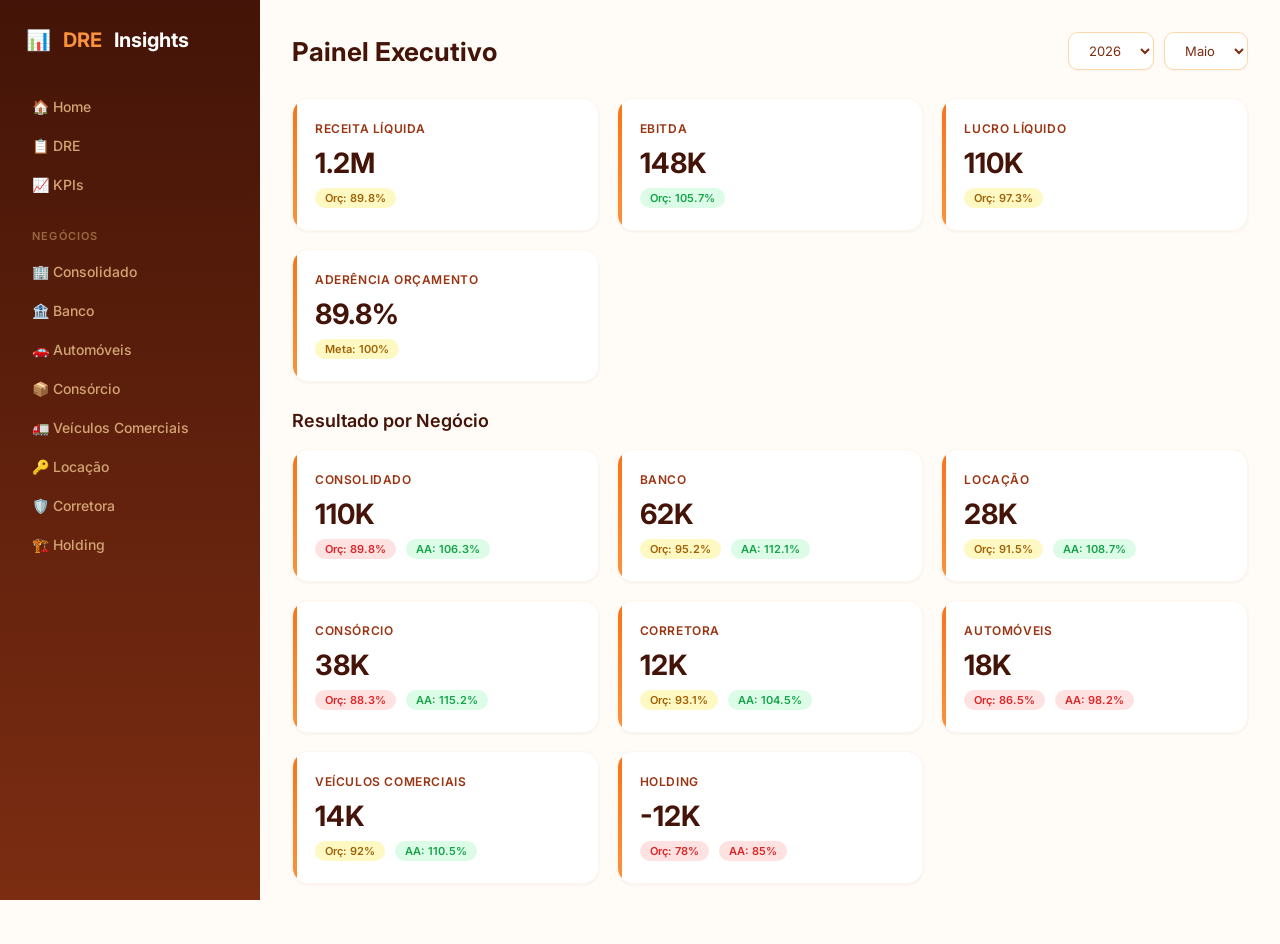
<file: index.html>
<!DOCTYPE html>
<html lang="pt-br">
<head><meta charset="UTF-8"><meta name="viewport" content="width=device-width,initial-scale=1.0"><title>DRE Insights</title>
<link rel="stylesheet" href="estilo.css"></head>
<body>
<div class="sidebar">
<div class="logo">📊 <span>DRE</span> Insights</div>
<a href="index.html">🏠 Home</a>
<a href="dre.html">📋 DRE</a>
<a href="kpi.html">📈 KPIs</a>
<div class="section-title">Negócios</div>
<a href="dre.html">🏢 Consolidado</a>
<a href="dre.html">🏦 Banco</a>
<a href="dre.html">🚗 Automóveis</a>
<a href="dre.html">📦 Consórcio</a>
<a href="dre.html">🚛 Veículos Comerciais</a>
<a href="dre.html">🔑 Locação</a>
<a href="dre.html">🛡️ Corretora</a>
<a href="dre.html">🏗️ Holding</a>
</div>
<div class="main">
<div class="topbar"><h1>Painel Executivo</h1>
<div class="filters"><select><option>2026</option><option>2025</option></select>
<select><option>Maio</option><option>Abril</option></select></div></div>
<div class="cards">
<div class="card"><div class="card-title">Receita Líquida</div><div class="card-value" id="sumRec">-</div><div class="card-meta"><span class="tag yellow">Orç: 89.8%</span></div></div>
<div class="card"><div class="card-title">EBITDA</div><div class="card-value" id="sumEbitda">-</div><div class="card-meta"><span class="tag green">Orç: 105.7%</span></div></div>
<div class="card"><div class="card-title">Lucro Líquido</div><div class="card-value" id="sumLucro">-</div><div class="card-meta"><span class="tag yellow">Orç: 97.3%</span></div></div>
<div class="card"><div class="card-title">Aderência Orçamento</div><div class="card-value" id="sumAder">-</div><div class="card-meta"><span class="tag yellow">Meta: 100%</span></div></div>
</div>
<h2 class="section-subtitle">Resultado por Negócio</h2>
<div class="cards" id="negociosCards"></div>
</div>
<script src="dados.js"></script><script src="app.js"></script>
<script>renderHome();</script>
</body></html>
</file>
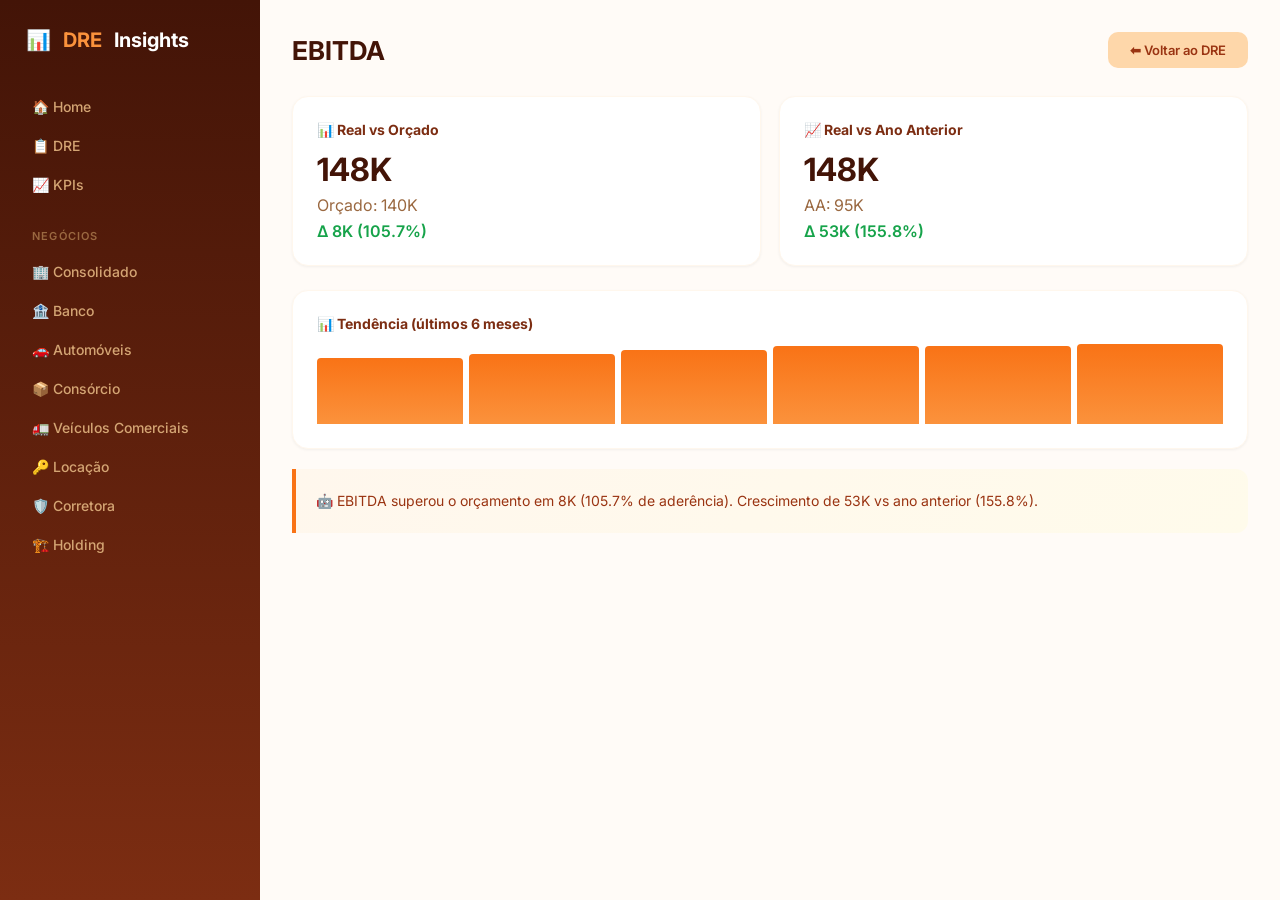
<file: detalhe.html>
<!DOCTYPE html>
<html lang="pt-br">
<head><meta charset="UTF-8"><meta name="viewport" content="width=device-width,initial-scale=1.0"><title>Detalhe</title>
<link rel="stylesheet" href="estilo.css"></head>
<body>
<div class="sidebar">
<div class="logo">📊 <span>DRE</span> Insights</div>
<a href="index.html">🏠 Home</a>
<a href="dre.html">📋 DRE</a>
<a href="kpi.html">📈 KPIs</a>
<div class="section-title">Negócios</div>
<a href="dre.html">🏢 Consolidado</a>
<a href="dre.html">🏦 Banco</a>
<a href="dre.html">🚗 Automóveis</a>
<a href="dre.html">📦 Consórcio</a>
<a href="dre.html">🚛 Veículos Comerciais</a>
<a href="dre.html">🔑 Locação</a>
<a href="dre.html">🛡️ Corretora</a>
<a href="dre.html">🏗️ Holding</a>
</div>
<div class="main">
<div class="topbar"><h1 id="detTitulo">Detalhe</h1>
<button class="btn btn-secondary" onclick="location.href='dre.html'">⬅ Voltar ao DRE</button></div>
<div class="detail-grid" id="detGrid"></div>
<div class="detail-card" style="margin-bottom:18px">
<h4>📊 Tendência (últimos 6 meses)</h4>
<div class="mini-bar" id="miniBars"></div></div>
<div class="insight-box" id="insightText">Carregando insight...</div>
</div>
<script src="dados.js"></script><script src="app.js"></script>
<script>renderDetalhe();</script>
</body></html>
</file>
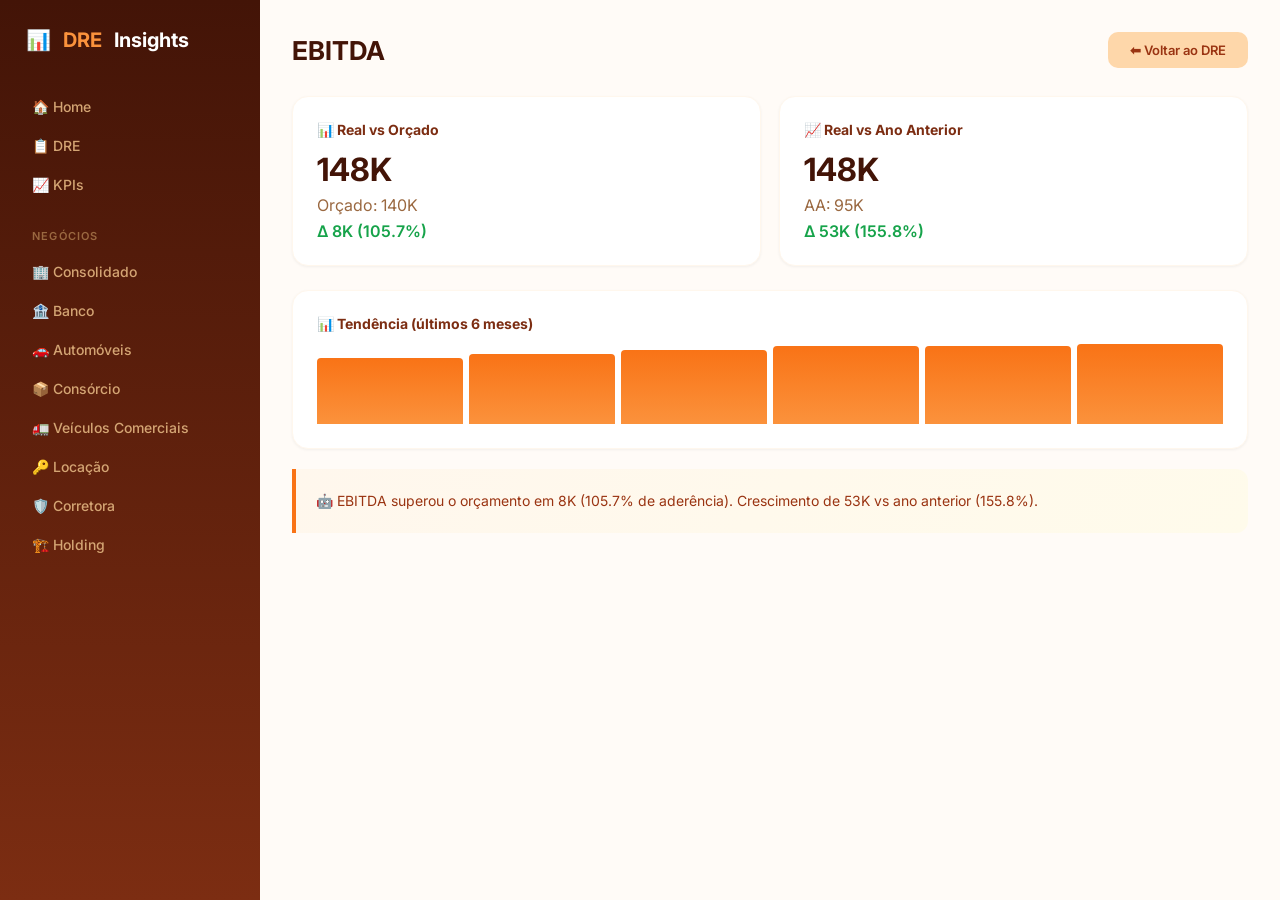
<file: detalhes.html>
<!DOCTYPE html>
<html lang="pt-br">
<head><meta charset="UTF-8"><title>Detalhe</title>
<link rel="stylesheet" href="estilo.css"></head>
<body>

<div class="sidebar">
    <div class="logo">📊 <span>DRE</span> Insights</div>
    <a href="index.html">🏠 Home</a>
    <a href="dre.html">📋 DRE</a>
    <a href="kpi.html">📈 KPIs</a>
    <div class="section-title">Negócios</div>
    <a href="dre.html">🏢 Consolidado</a>
    <a href="dre.html">🏦 Banco</a>
    <a href="dre.html">🚗 Automóveis</a>
    <a href="dre.html">📦 Consórcio</a>
    <a href="dre.html">🚛 Veículos Comerciais</a>
    <a href="dre.html">🔑 Locação</a>
    <a href="dre.html">🛡️ Corretora</a>
    <a href="dre.html">🏗️ Holding</a>
</div>

<div class="main">
    <div class="topbar">
        <h1 id="detTitulo">Detalhe</h1>
        <button class="btn btn-secondary" onclick="location.href='dre.html'">⬅ Voltar ao DRE</button>
    </div>

    <div class="detail-grid" id="detGrid"></div>

    <div class="detail-card" style="margin-bottom:16px">
        <h4>📊 Tendência (últimos 6 meses)</h4>
        <div class="mini-bar" id="miniBars"></div>
    </div>

    <div class="insight-box" id="insightText">Carregando insight...</div>
</div>

<script src="dados.js"></script>
<script src="app.js"></script>
<script>renderDetalhe();</script>
</body></html>
</file>
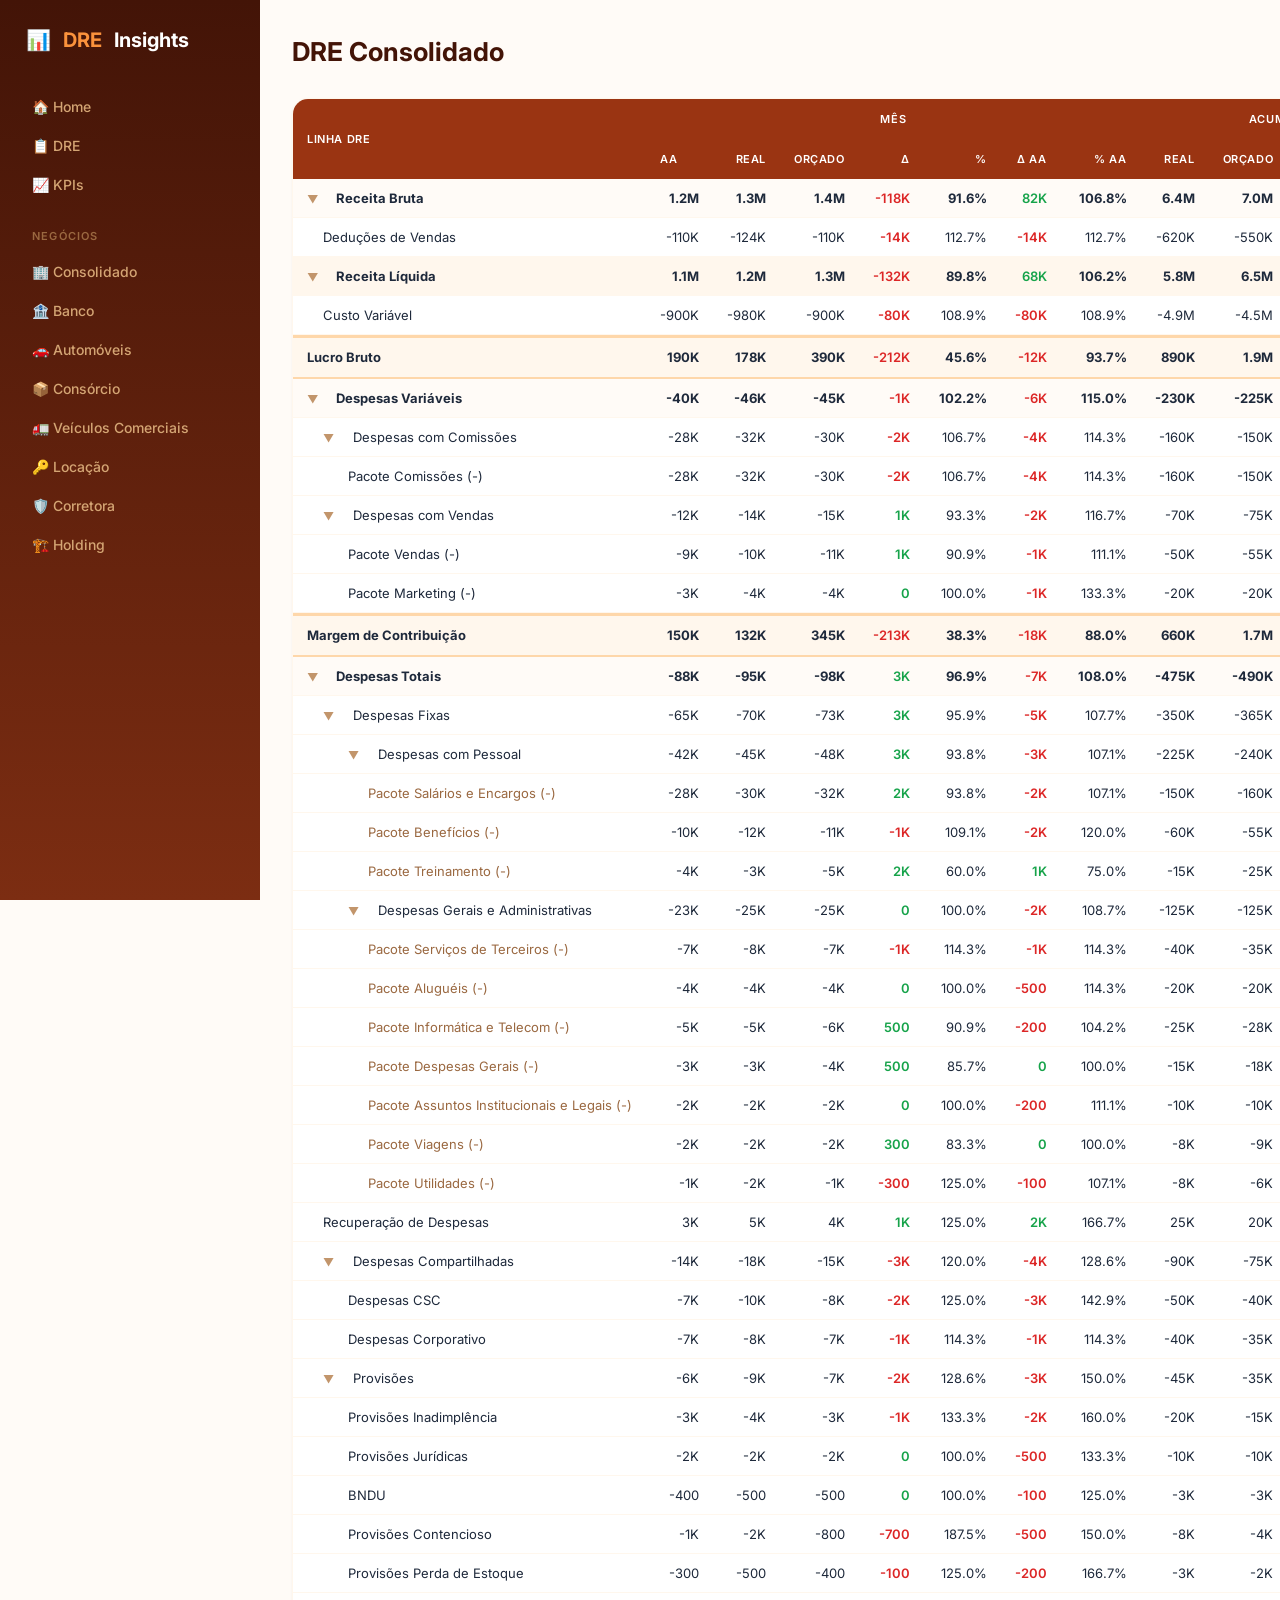
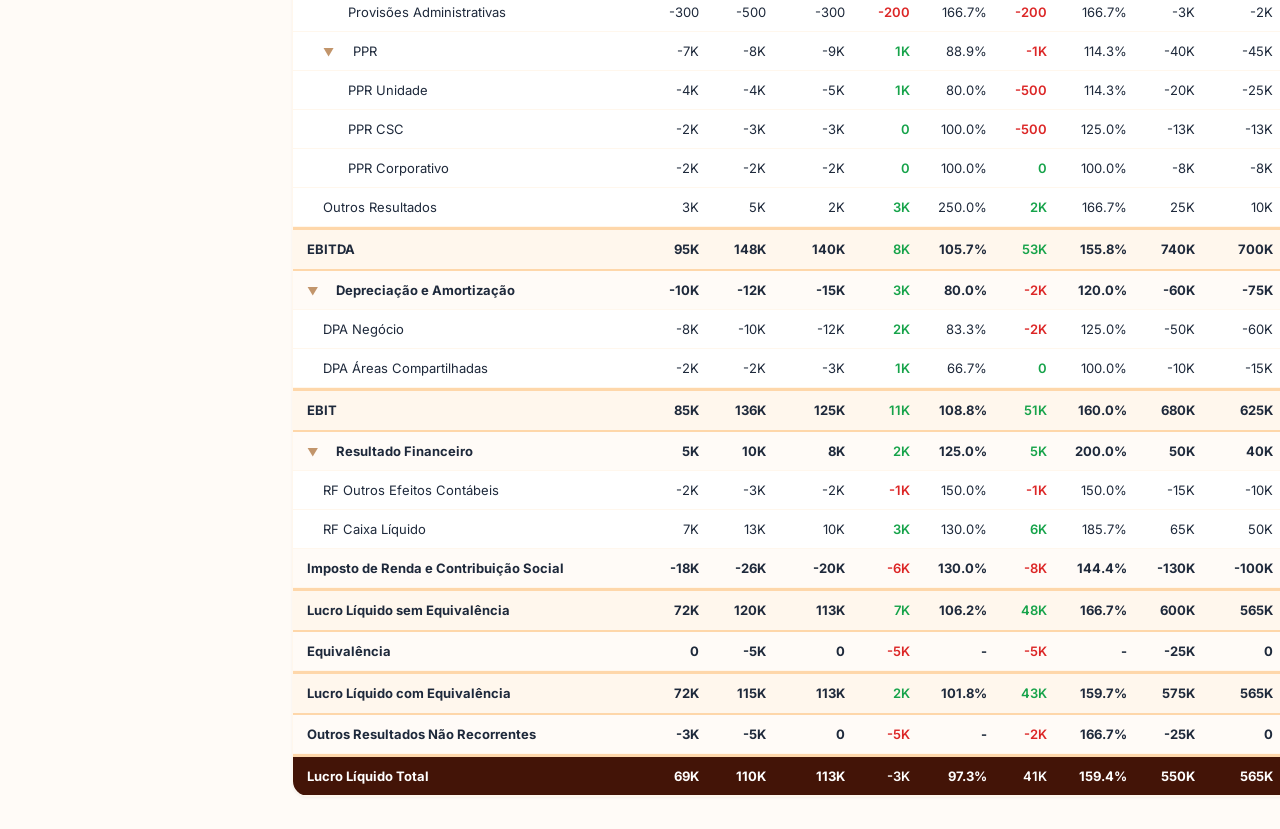
<file: dre.html>
<!DOCTYPE html>
<html lang="pt-br">
<head><meta charset="UTF-8"><meta name="viewport" content="width=device-width,initial-scale=1.0"><title>DRE</title>
<link rel="stylesheet" href="estilo.css"></head>
<body>
<div class="sidebar">
<div class="logo">📊 <span>DRE</span> Insights</div>
<a href="index.html">🏠 Home</a>
<a href="dre.html">📋 DRE</a>
<a href="kpi.html">📈 KPIs</a>
<div class="section-title">Negócios</div>
<a href="dre.html">🏢 Consolidado</a>
<a href="dre.html">🏦 Banco</a>
<a href="dre.html">🚗 Automóveis</a>
<a href="dre.html">📦 Consórcio</a>
<a href="dre.html">🚛 Veículos Comerciais</a>
<a href="dre.html">🔑 Locação</a>
<a href="dre.html">🛡️ Corretora</a>
<a href="dre.html">🏗️ Holding</a>
</div>
<div class="main">
<div class="topbar"><h1>DRE Consolidado</h1>
<div class="filters"><select id="mesFiltro" onchange="renderDRE()">
<option value="5">Maio</option><option value="4">Abril</option></select></div></div>
<div class="table-container"><table>
<thead><tr><th rowspan="2">Linha DRE</th>
<th colspan="7" style="text-align:center">MÊS</th>
<th colspan="4" style="text-align:center">ACUMULADO</th></tr>
<tr><th>AA</th><th>Real</th><th>Orçado</th><th>Δ</th><th>%</th><th>Δ AA</th><th>% AA</th>
<th>Real</th><th>Orçado</th><th>Δ</th><th>%</th></tr></thead>
<tbody id="dreBody"></tbody></table></div>
</div>
<script src="dados.js"></script><script src="app.js"></script>
<script>renderDRE();</script>
</body></html>
</file>
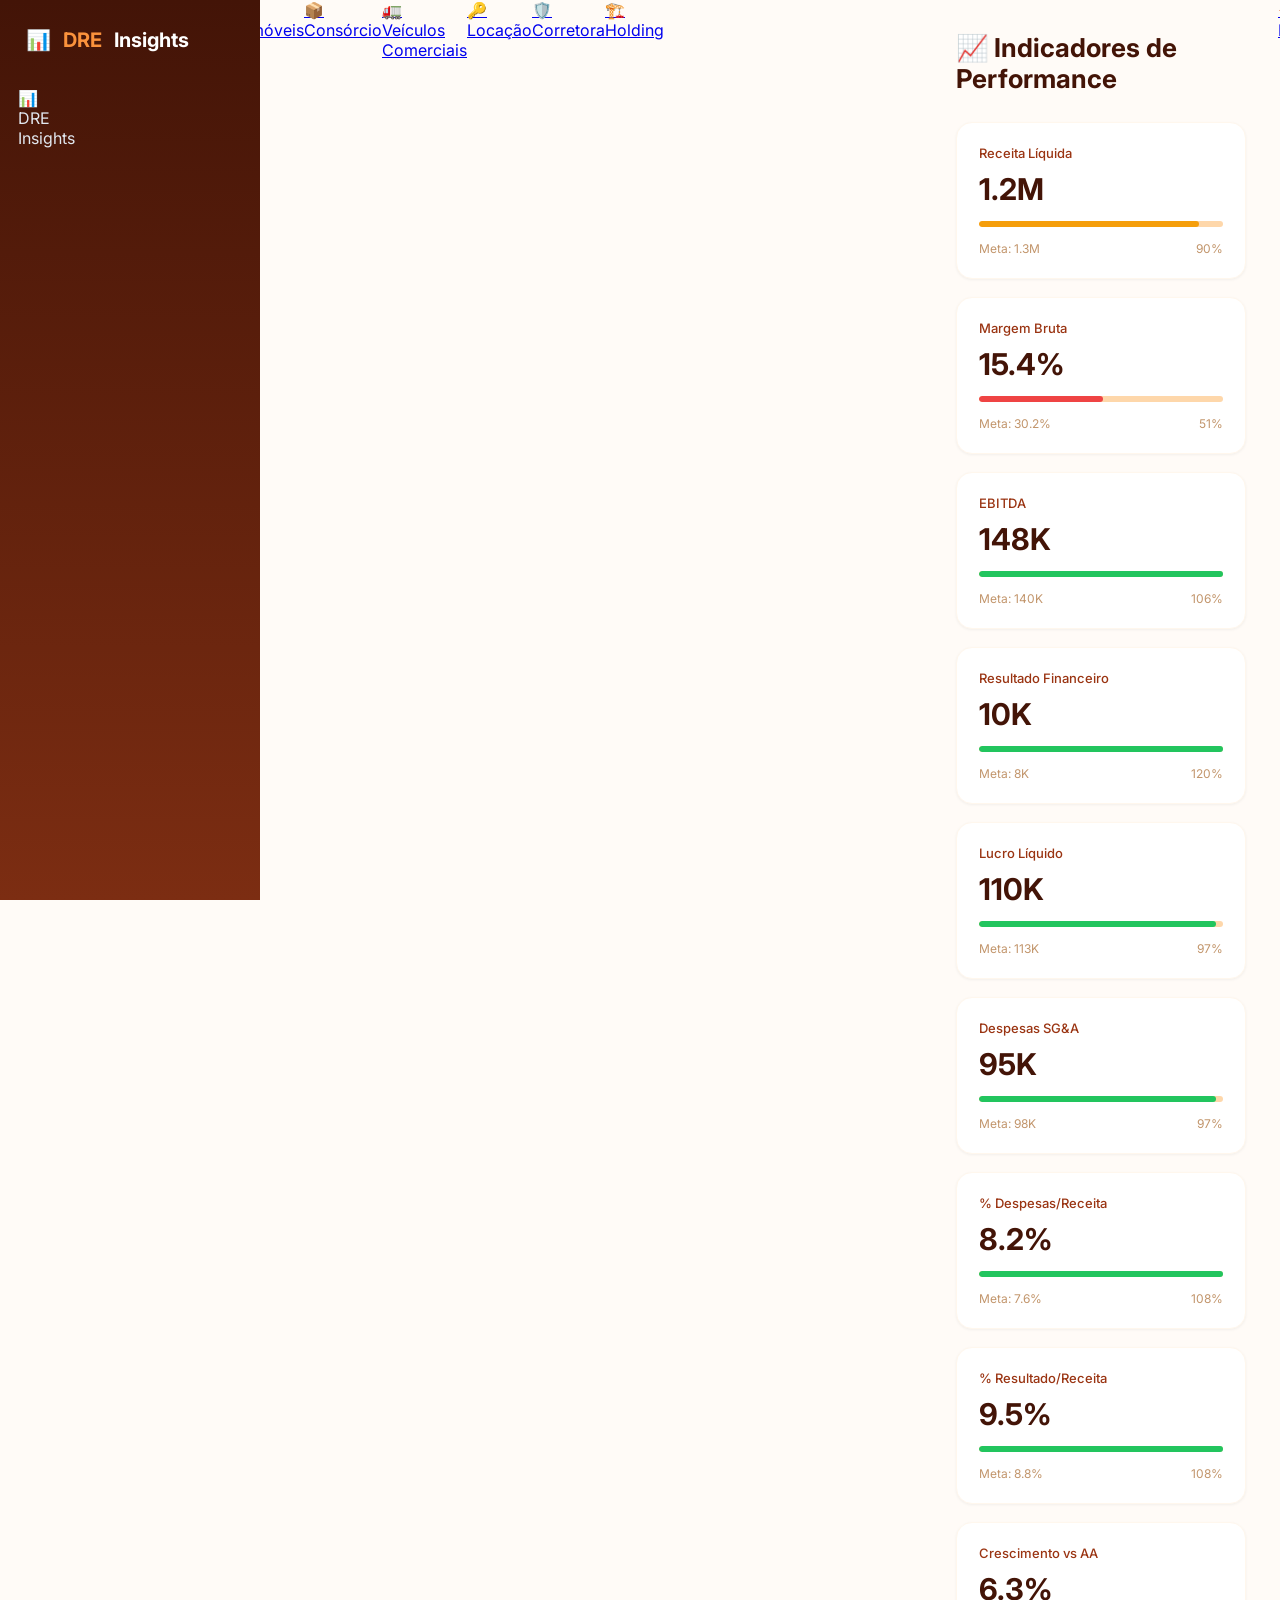
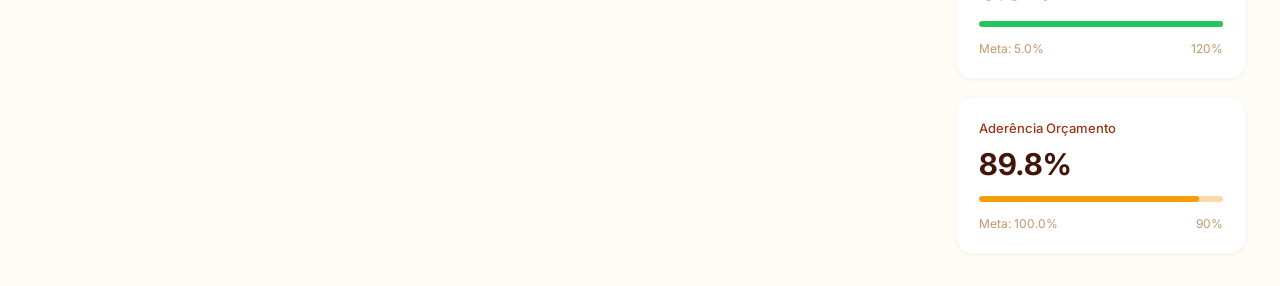
<file: kpi.html>
<!DOCTYPE html>
<html lang="pt-br">
<head><meta charset="UTF-8"><title>KPIs</title>
<link rel="stylesheet" href="estilo.css"></head>
<body>

<div class="sidebar">
    <div class="logo">📊 <span>DRE</span> Insights</div    <div class="logo">📊 <span>DRE</span> Insights</div>
    <div class="section-title">Negócios</div>
    <a href="dre.html">🏢 Consolidado</a>
    <a href="dre.html">🏦 Banco</a>
    <a href="dre.html">🚗 Automóveis</a>
    <a href="dre.html">📦 Consórcio</a>
    <a href="dre.html">🚛 Veículos Comerciais</a>
    <a href="dre.html">🔑 Locação</a>
    <a href="dre.html">🛡️ Corretora</a>
    <a href="dre.html">🏗️ Holding</a>
</div>

<div class="main">
    <div class="topbar"><h1>📈 Indicadores de Performance</h1></div>
    <div class="kpi-grid" id="kpiGrid"></div>
</div>

<script src="dados.js"></script>
<script src="app.js"></script>
<script>renderKPIs();</script>
</body></html>
    <a href="index.html">🏠 Home</a>
    <a href="dre.html">📋 DRE</a>
</file>
<file: estilo.css>
@import url('https://fonts.googleapis.com/css2?family=Inter:wght@300;400;500;600;700&display=swap');
*{margin:0;padding:0;box-sizing:border-box}
body{font-family:'Inter','Segoe UI',sans-serif;background:#fffbf7;color:#1e293b;display:flex;min-height:100vh}
::-webkit-scrollbar{width:6px}
::-webkit-scrollbar-thumb{background:#fdba74;border-radius:3px}

.sidebar{width:260px;background:linear-gradient(180deg,#431407 0%,#7c2d12 100%);color:#e2e8f0;padding:28px 18px;position:fixed;top:0;left:0;height:100vh;overflow-y:auto;z-index:100;display:flex;flex-direction:column}
.sidebar .logo{display:flex;align-items:center;gap:12px;font-size:20px;font-weight:700;color:#fff;margin-bottom:36px;padding:0 8px}
.sidebar .logo span{color:#fb923c}
.sidebar a{display:flex;align-items:center;gap:10px;color:#d4a574;text-decoration:none;padding:10px 14px;border-radius:8px;font-size:14px;font-weight:500;transition:all .2s;margin-bottom:2px}
.sidebar a:hover,.sidebar a.active{background:rgba(255,255,255,.08);color:#fff}
.sidebar .section-title{font-size:11px;text-transform:uppercase;letter-spacing:1.2px;color:#9a6840;margin:24px 14px 10px;font-weight:600}

.main{margin-left:260px;padding:32px;flex:1;min-height:100vh}

.topbar{display:flex;justify-content:space-between;align-items:center;margin-bottom:28px;flex-wrap:wrap;gap:12px}
.topbar h1{font-size:26px;font-weight:700;color:#431407}
.topbar .filters{display:flex;gap:10px;align-items:center}
.topbar select{padding:9px 16px;border:1px solid #fed7aa;border-radius:10px;font-size:13px;font-family:inherit;background:#fff;color:#7c2d12;cursor:pointer;outline:none;transition:all .2s;box-shadow:0 1px 2px rgba(0,0,0,.04)}
.topbar select:focus{border-color:#f97316;box-shadow:0 0 0 3px rgba(249,115,22,.15)}

.cards{display:grid;grid-template-columns:repeat(auto-fill,minmax(230px,1fr));gap:18px;margin-bottom:28px}
.card{background:#fff;padding:22px;border-radius:16px;box-shadow:0 1px 3px rgba(0,0,0,.05);transition:all .3s;cursor:pointer;border:1px solid #fff7ed;position:relative;overflow:hidden}
.card::before{content:'';position:absolute;top:0;left:0;width:4px;height:100%;background:linear-gradient(180deg,#f97316,#fb923c);border-radius:16px 0 0 16px}
.card:hover{transform:translateY(-3px);box-shadow:0 8px 24px rgba(249,115,22,.12)}
.card .card-title{font-size:12px;font-weight:600;text-transform:uppercase;letter-spacing:.6px;color:#9a3412;margin-bottom:10px}
.card .card-value{font-size:28px;font-weight:700;color:#431407;margin-bottom:8px}
.card .card-meta{display:flex;gap:10px;font-size:12px}

.tag{padding:3px 10px;border-radius:20px;font-weight:600;font-size:11px}
.tag.green{background:#dcfce7;color:#16a34a}
.tag.red{background:#fee2e2;color:#dc2626}
.tag.yellow{background:#fef9c3;color:#a16207}

.table-container{background:#fff;border-radius:16px;box-shadow:0 1px 3px rgba(0,0,0,.05);overflow:auto;border:1px solid #fff7ed}
table{width:100%;border-collapse:collapse;min-width:1100px}
thead th{background:#9a3412;color:#fff;padding:13px 14px;font-size:11px;font-weight:600;text-transform:uppercase;letter-spacing:.6px;text-align:right;position:sticky;top:0;z-index:10;white-space:nowrap}
thead th:first-child{text-align:left}
tbody td{padding:11px 14px;font-size:13px;border-bottom:1px solid #fff7ed;text-align:right;white-space:nowrap;transition:background .15s}
tbody td:first-child{text-align:left}
tbody tr{cursor:pointer}
tbody tr:hover{background:#fff7ed}

tr.n1{font-weight:700;background:#fffbf7}
tr.n2 td:first-child{padding-left:30px}
tr.n3 td:first-child{padding-left:55px;font-weight:400}
tr.n4 td:first-child{padding-left:75px;font-weight:400;color:#9a6840}
tr.sub{background:#fff7ed;font-weight:700}
tr.total-final{background:#431407;font-weight:700}
tr.total-final td{color:#fff!important}
tr.sep-row td{padding:0;border:none;background:#fed7aa;height:3px}

.val-pos{color:#16a34a;font-weight:600}
.val-neg{color:#dc2626;font-weight:600}
.expand-icon{display:inline-block;width:20px;font-size:11px;color:#c2956b;cursor:pointer;transition:transform .2s;margin-right:6px}

.kpi-grid{display:grid;grid-template-columns:repeat(auto-fill,minmax(290px,1fr));gap:18px}
.kpi-card{background:#fff;padding:22px;border-radius:16px;box-shadow:0 1px 3px rgba(0,0,0,.05);border:1px solid #fff7ed;transition:all .3s}
.kpi-card:hover{transform:translateY(-2px);box-shadow:0 6px 18px rgba(249,115,22,.1)}
.kpi-card .kpi-name{font-size:13px;color:#9a3412;font-weight:500;margin-bottom:10px}
.kpi-card .kpi-value{font-size:30px;font-weight:700;color:#431407}
.kpi-card .kpi-bar{height:6px;background:#fed7aa;border-radius:3px;margin:14px 0;overflow:hidden}
.kpi-card .kpi-bar-fill{height:100%;border-radius:3px;transition:width .6s ease}
.kpi-card .kpi-footer{display:flex;justify-content:space-between;font-size:12px;color:#c2956b}

.detail-grid{display:grid;grid-template-columns:1fr 1fr;gap:18px;margin-bottom:24px}
.detail-card{background:#fff;padding:24px;border-radius:16px;box-shadow:0 1px 3px rgba(0,0,0,.05);border:1px solid #fff7ed}
.detail-card h4{margin-bottom:12px;color:#7c2d12;font-size:14px}
.mini-bar{display:flex;align-items:flex-end;gap:6px;height:80px}
.mini-bar div{flex:1;border-radius:4px 4px 0 0;transition:height .4s ease}
.insight-box{background:linear-gradient(135deg,#fff7ed,#fffbeb);border-left:4px solid #f97316;padding:20px;border-radius:0 12px 12px 0;margin-top:20px;font-size:14px;line-height:1.7;color:#9a3412}

.btn{padding:10px 22px;border:none;border-radius:10px;font-family:inherit;font-weight:600;font-size:13px;cursor:pointer;transition:all .2s;text-decoration:none;display:inline-block}
.btn-primary{background:#f97316;color:#fff}
.btn-primary:hover{background:#ea580c;box-shadow:0 4px 12px rgba(249,115,22,.3)}
.btn-secondary{background:#fed7aa;color:#9a3412}
.btn-secondary:hover{background:#fdba74}

.section-subtitle{font-size:18px;font-weight:600;color:#431407;margin-bottom:18px}
</file>
